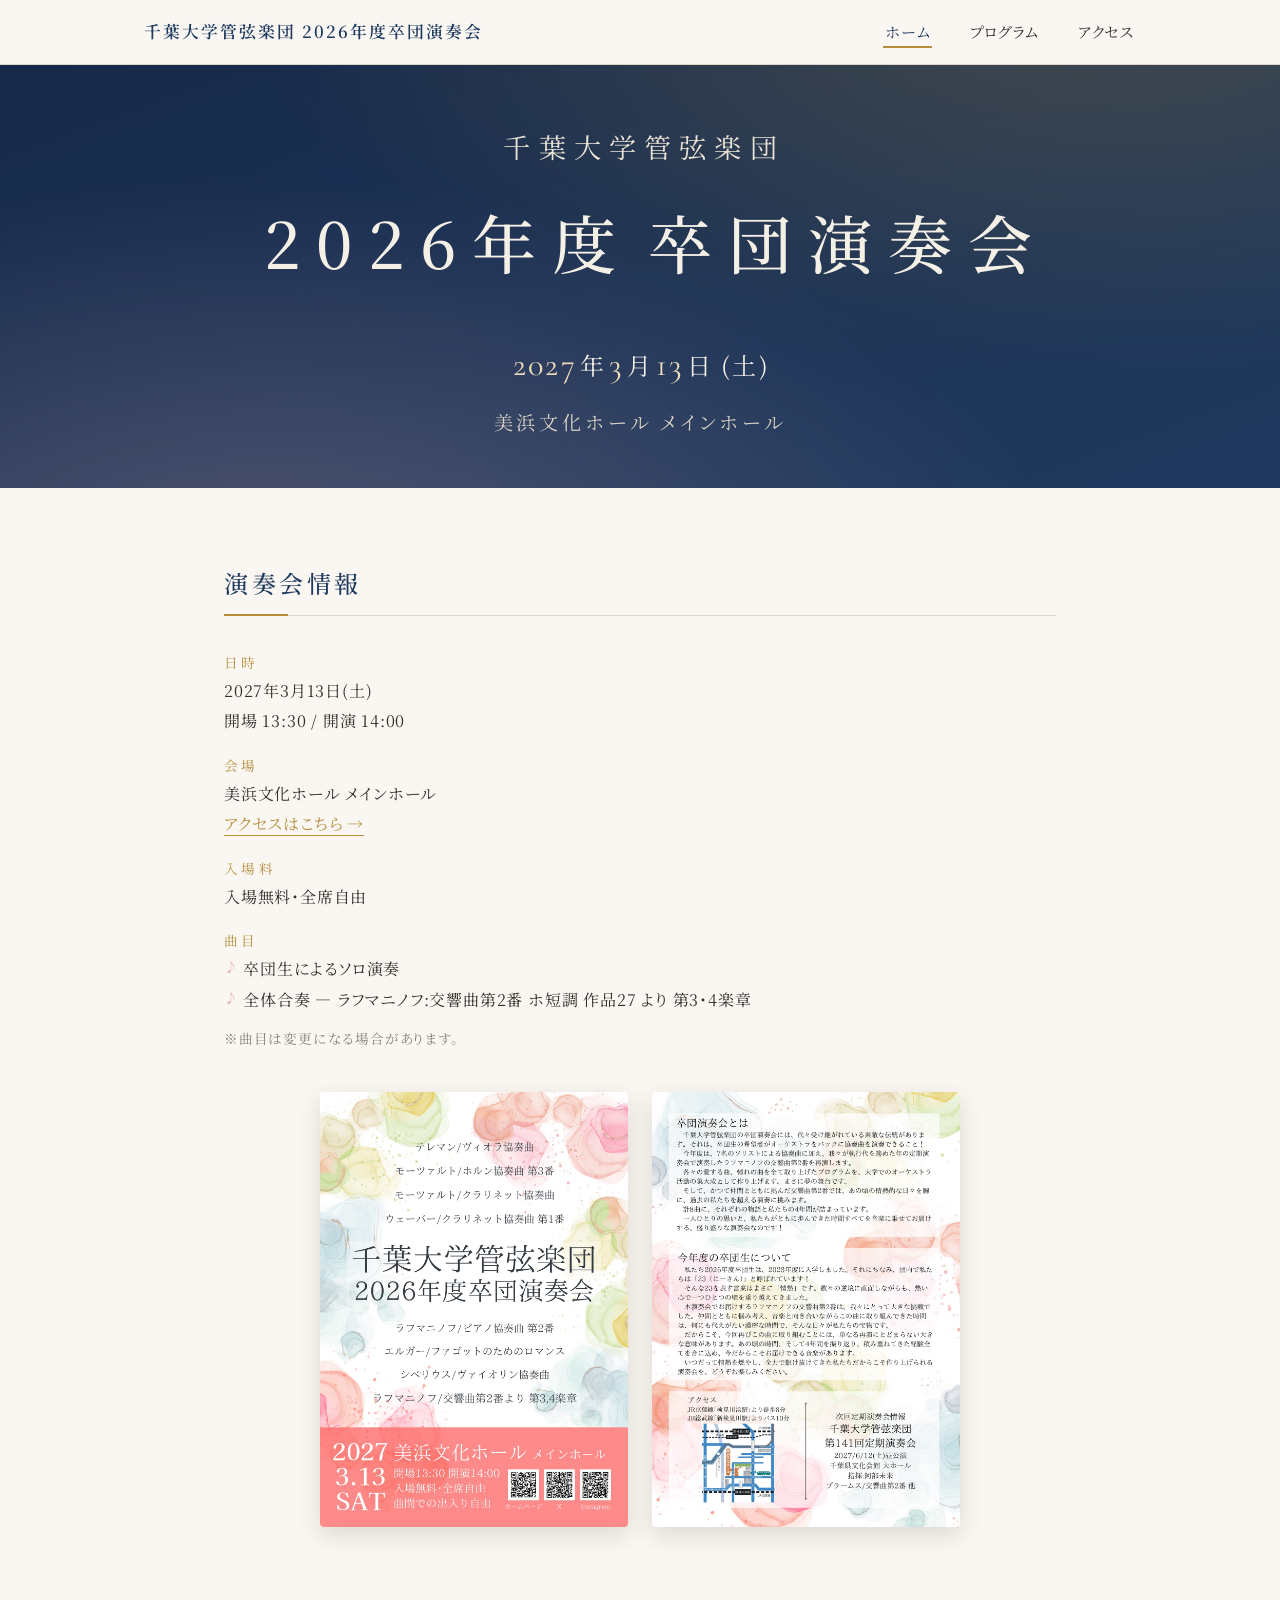
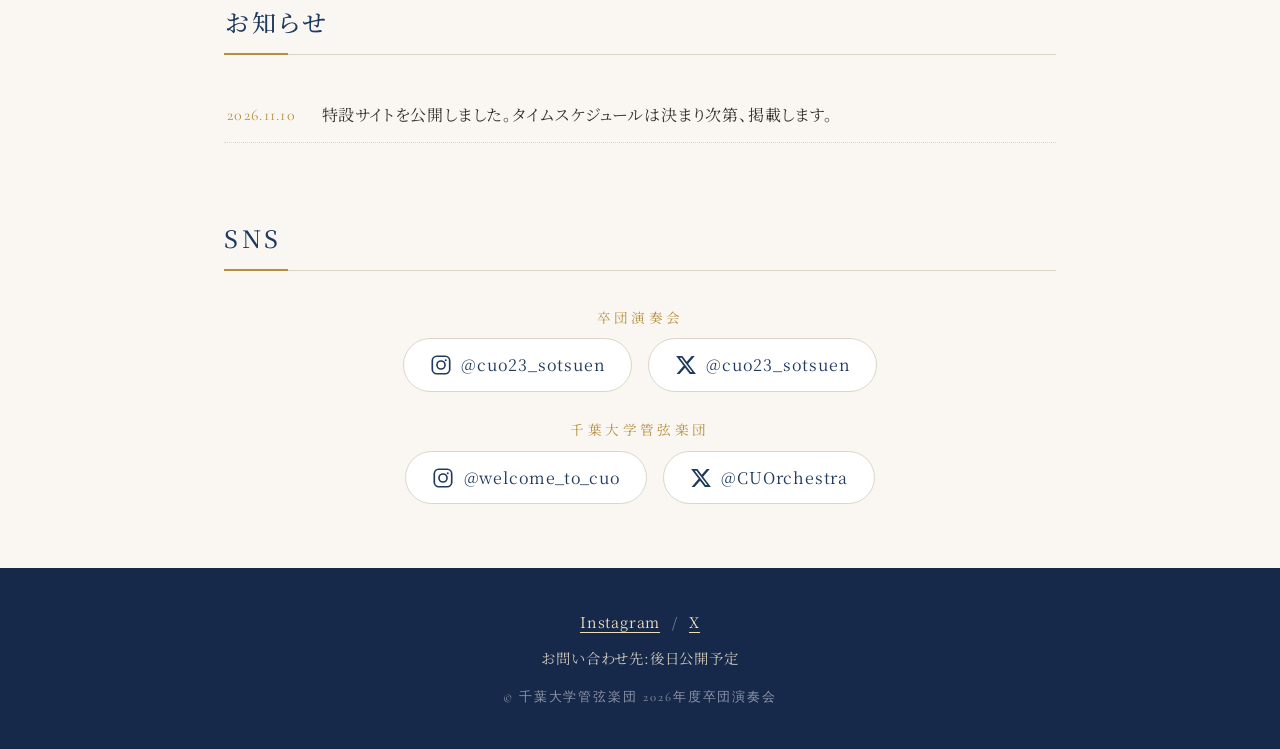
<file: index.html>
<!DOCTYPE html>
<html lang="ja">
<head>
	<meta charset="utf-8">
	<meta name="viewport" content="width=device-width, initial-scale=1">
	<title>千葉大学管弦楽団 2026年度卒団演奏会|2027年3月13日 美浜文化ホール</title>
	<meta name="description" content="千葉大学管弦楽団2026年度卒団演奏会 — 2027年3月13日(土) 美浜文化ホールにて開催。卒団生によるソロステージとラフマニノフ交響曲第2番をお届けします。">
	<link rel="icon" href="data:image/svg+xml,<svg xmlns='http://www.w3.org/2000/svg' viewBox='0 0 100 100'><text y='.9em' font-size='90'>🎻</text></svg>">
	<link rel="preconnect" href="https://fonts.googleapis.com">
	<link rel="preconnect" href="https://fonts.gstatic.com" crossorigin>
	<link href="https://fonts.googleapis.com/css2?family=Noto+Serif+JP:wght@400;500;600&family=Cormorant+Garamond:ital,wght@0,500;0,600;1,500&display=swap" rel="stylesheet">
	<link rel="stylesheet" href="css/style.css">
</head>
<body>

	<!-- ===== スマホ用メニュー ===== -->
	<div class="sp-menu">
		<input type="checkbox" id="navtgl">
		<label for="navtgl" class="menu-open"><span></span></label>
		<label for="navtgl" class="menu-close"></label>
		<nav class="menu">
			<ul>
				<li><a href="index.html">ホーム</a></li>
				<li><a href="program.html">プログラム</a></li>
				<li><a href="access.html">アクセス</a></li>
			</ul>
		</nav>
	</div>

	<!-- ===== PC用メニュー ===== -->
	<header class="site-header">
		<div class="header-inner">
			<a href="index.html" class="site-title">千葉大学管弦楽団 2026年度卒団演奏会</a>
			<nav>
				<ul class="navbar">
					<li><a href="index.html" class="current">ホーム</a></li>
					<li><a href="program.html">プログラム</a></li>
					<li><a href="access.html">アクセス</a></li>
				</ul>
			</nav>
		</div>
	</header>

	<!-- ===== メインビジュアル ===== -->
	<div class="hero">
		<p class="hero-org">千葉大学管弦楽団</p>
		<h1 class="hero-title"><span>2026年度</span><span>卒団演奏会</span></h1>
		<p class="hero-date"><span class="num">2027</span>年<span class="num">3</span>月<span class="num">13</span>日<span class="dow">(土)</span></p>
		<p class="hero-place">美浜文化ホール メインホール</p>
	</div>

	<main>

		<!-- ===== 演奏会情報 ===== -->
		<section class="section">
			<h2 class="headline">演奏会情報</h2>

			<div class="concert-grid">
				<div class="concert-info">
					<!-- ▼▼▼ ここから演奏会情報の編集部分 ▼▼▼ -->
					<dl class="info-list">
						<dt>日時</dt>
						<dd>2027年3月13日(土)<br>
							開場 13:30 / 開演 14:00</dd>
						<dt>会場</dt>
						<dd>美浜文化ホール メインホール<br>
							<a href="access.html" class="text-link">アクセスはこちら →</a></dd>
						<dt>入場料</dt>
						<dd>入場無料・全席自由</dd>
						<dt>曲目</dt>
						<dd>
							<ul class="program-list">
								<li>卒団生によるソロ演奏</li>
								<li>全体合奏 — ラフマニノフ:交響曲第2番 ホ短調 作品27 より 第3・4楽章</li>
							</ul>
							<p class="note">※曲目は変更になる場合があります。</p>
						</dd>
					</dl>
					<!-- ▲▲▲ ここまで演奏会情報の編集部分 ▲▲▲ -->
				</div>

				<div class="poster">
					<!-- ▼▼▼ ポスター:差し替えるときは img/poster.jpg を上書き(クリックで拡大表示) ▼▼▼ -->
					<a href="img/poster.jpg" target="_blank" rel="noopener">
						<img src="img/poster.jpg" alt="千葉大学管弦楽団 2026年度卒団演奏会 ポスター" width="1200" height="1697">
					</a>
					<a href="img/poster-back.jpg" target="_blank" rel="noopener">
						<img src="img/poster-back.jpg" alt="千葉大学管弦楽団 2026年度卒団演奏会 チラシ裏面(卒団演奏会の紹介・アクセス・次回定期演奏会情報)" width="1200" height="1697" loading="lazy">
					</a>
					<!-- ▲▲▲ ここまでポスター ▲▲▲ -->
				</div>
			</div>
		</section>

		<!-- ===== お知らせ ===== -->
		<section class="section">
			<h2 class="headline">お知らせ</h2>
			<!-- ▼▼▼ 新しいお知らせを一番上に追加していく ▼▼▼ -->
			<ul class="update-list">
				<li>
					<time datetime="2026-11-10">2026.11.10</time>
					<p>特設サイトを公開しました。タイムスケジュールは決まり次第、掲載します。</p>
				</li>
			</ul>
			<!-- ▲▲▲ ここまでお知らせ ▲▲▲ -->
		</section>

		<!-- ===== SNS ===== -->
		<section class="section">
			<h2 class="headline">SNS</h2>
			<!-- ▼▼▼ ここからSNSの編集部分 ▼▼▼ -->
			<div class="sns-group">
				<p class="sns-group-label">卒団演奏会</p>
				<div class="sns-buttons">
					<a href="https://www.instagram.com/cuo23_sotsuen/" target="_blank" rel="noopener" class="sns-btn">
						<img src="img/icon-instagram.svg" alt="Instagram">
						<span>@cuo23_sotsuen</span>
					</a>
					<a href="https://x.com/cuo23_sotsuen" target="_blank" rel="noopener" class="sns-btn">
						<img src="img/icon-x.svg" alt="X">
						<span>@cuo23_sotsuen</span>
					</a>
				</div>
			</div>
			<div class="sns-group">
				<p class="sns-group-label">千葉大学管弦楽団</p>
				<div class="sns-buttons">
					<a href="https://www.instagram.com/welcome_to_cuo/" target="_blank" rel="noopener" class="sns-btn">
						<img src="img/icon-instagram.svg" alt="Instagram">
						<span>@welcome_to_cuo</span>
					</a>
					<a href="https://x.com/CUOrchestra" target="_blank" rel="noopener" class="sns-btn">
						<img src="img/icon-x.svg" alt="X">
						<span>@CUOrchestra</span>
					</a>
				</div>
			</div>
			<!-- ▲▲▲ ここまでSNSの編集部分 ▲▲▲ -->
		</section>

	</main>

	<footer class="site-footer">
		<!-- ▼▼▼ 連絡先を入れてください ▼▼▼ -->
		<p class="footer-sns">
			<a href="https://www.instagram.com/cuo23_sotsuen/" target="_blank" rel="noopener" class="text-link">Instagram</a><span class="sep">/</span><a href="https://x.com/cuo23_sotsuen" target="_blank" rel="noopener" class="text-link">X</a>
		</p>
		<p class="footer-contact">お問い合わせ先:後日公開予定</p>
		<p class="copyright">&copy; 千葉大学管弦楽団 2026年度卒団演奏会</p>
		<!-- ▲▲▲ ここまでフッター ▲▲▲ -->
	</footer>

</body>
</html>
</file>
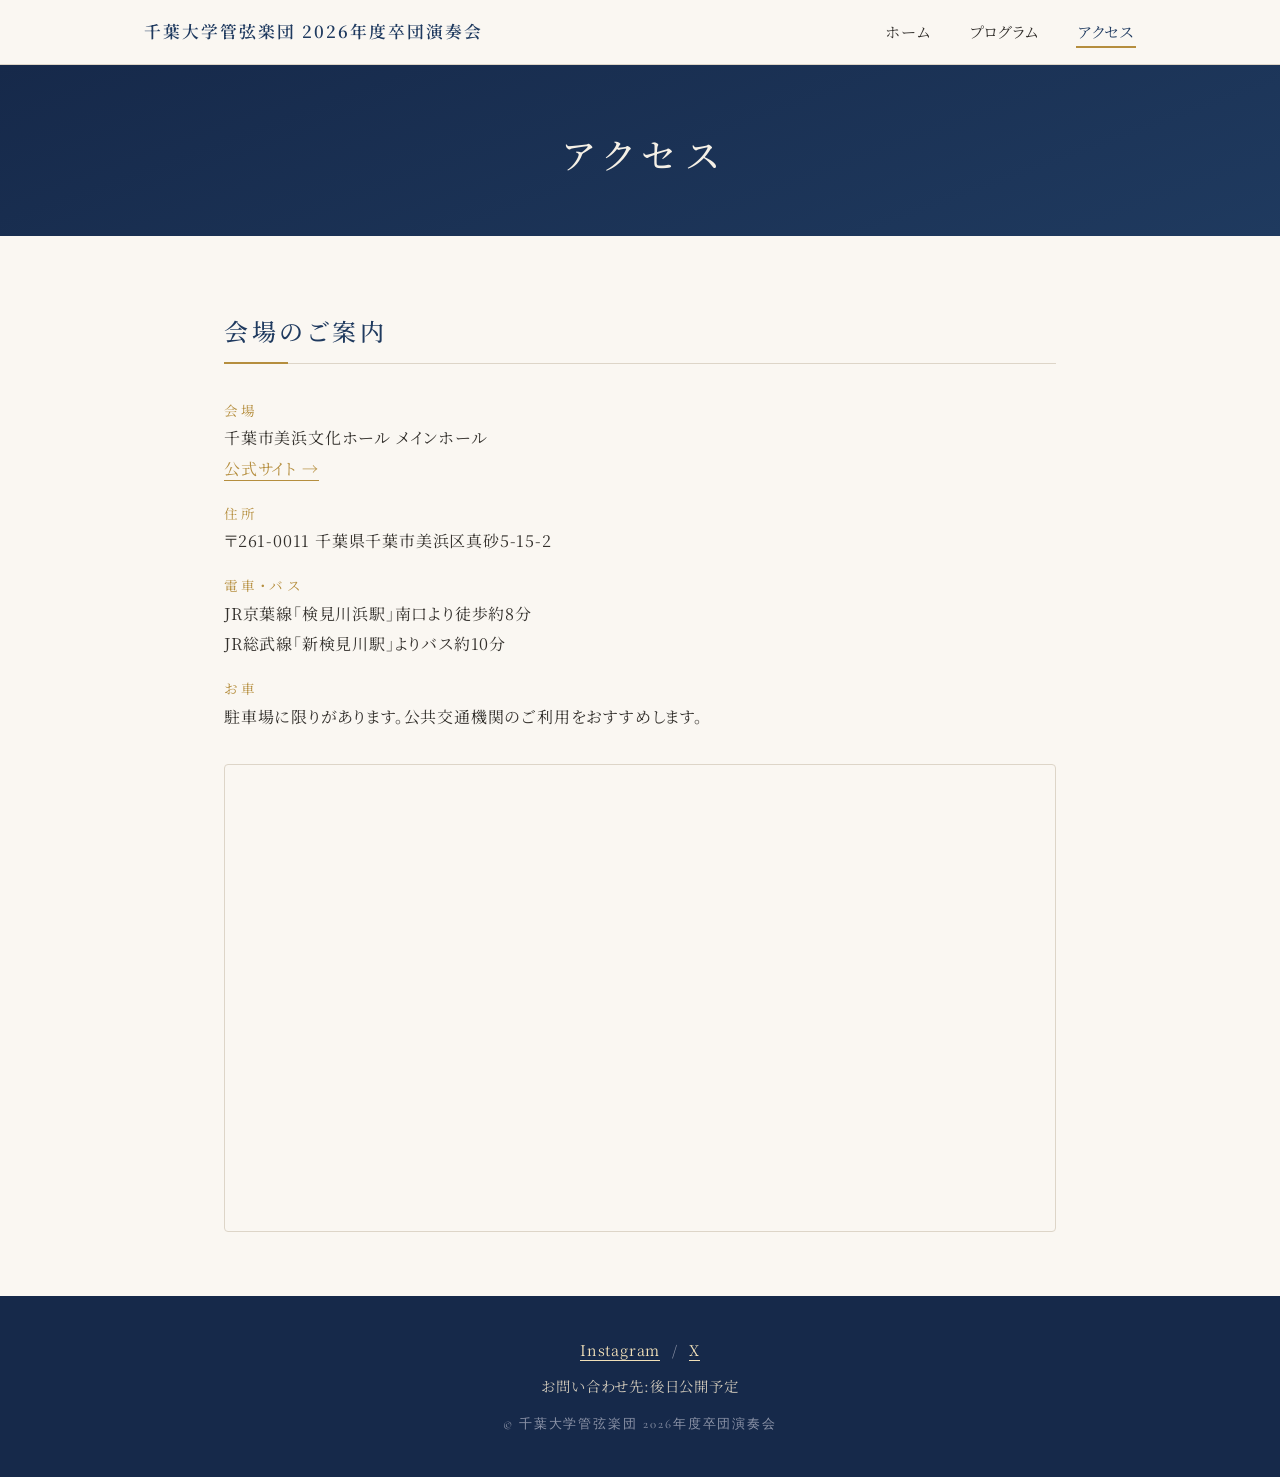
<file: access.html>
<!DOCTYPE html>
<html lang="ja">
<head>
	<meta charset="utf-8">
	<meta name="viewport" content="width=device-width, initial-scale=1">
	<title>アクセス | 千葉大学管弦楽団 2026年度卒団演奏会</title>
	<meta name="description" content="千葉大学管弦楽団2026年度卒団演奏会の会場、美浜文化ホールへのアクセスのご案内。">
	<link rel="icon" href="data:image/svg+xml,<svg xmlns='http://www.w3.org/2000/svg' viewBox='0 0 100 100'><text y='.9em' font-size='90'>🎻</text></svg>">
	<link rel="preconnect" href="https://fonts.googleapis.com">
	<link rel="preconnect" href="https://fonts.gstatic.com" crossorigin>
	<link href="https://fonts.googleapis.com/css2?family=Noto+Serif+JP:wght@400;500;600&family=Cormorant+Garamond:ital,wght@0,500;0,600;1,500&display=swap" rel="stylesheet">
	<link rel="stylesheet" href="css/style.css">
</head>
<body>

	<!-- ===== スマホ用メニュー ===== -->
	<div class="sp-menu">
		<input type="checkbox" id="navtgl">
		<label for="navtgl" class="menu-open"><span></span></label>
		<label for="navtgl" class="menu-close"></label>
		<nav class="menu">
			<ul>
				<li><a href="index.html">ホーム</a></li>
				<li><a href="program.html">プログラム</a></li>
				<li><a href="access.html">アクセス</a></li>
			</ul>
		</nav>
	</div>

	<!-- ===== PC用メニュー ===== -->
	<header class="site-header">
		<div class="header-inner">
			<a href="index.html" class="site-title">千葉大学管弦楽団 2026年度卒団演奏会</a>
			<nav>
				<ul class="navbar">
					<li><a href="index.html">ホーム</a></li>
					<li><a href="program.html">プログラム</a></li>
					<li><a href="access.html" class="current">アクセス</a></li>
				</ul>
			</nav>
		</div>
	</header>

	<div class="page-hero">
		<h1 class="page-title">アクセス</h1>
	</div>

	<main>

		<section class="section">
			<h2 class="headline">会場のご案内</h2>

			<!-- ▼▼▼ 会場情報:公式サイトの最新情報で確認してください ▼▼▼ -->
			<dl class="info-list">
				<dt>会場</dt>
				<dd>千葉市美浜文化ホール メインホール<br>
					<a href="https://www.chiba-shinkoh.jp/m-hall/" target="_blank" rel="noopener" class="text-link">公式サイト →</a></dd>
				<dt>住所</dt>
				<dd>〒261-0011 千葉県千葉市美浜区真砂5-15-2</dd>
				<dt>電車・バス</dt>
				<dd>JR京葉線「検見川浜駅」南口より徒歩約8分<br>
					JR総武線「新検見川駅」よりバス約10分</dd>
				<dt>お車</dt>
				<dd>駐車場に限りがあります。公共交通機関のご利用をおすすめします。</dd>
			</dl>
			<!-- ▲▲▲ ここまで会場情報 ▲▲▲ -->

			<div class="map-container">
				<iframe
					src="https://maps.google.com/maps?q=%E5%8D%83%E8%91%89%E5%B8%82%E7%BE%8E%E6%B5%9C%E6%96%87%E5%8C%96%E3%83%9B%E3%83%BC%E3%83%AB&z=16&output=embed"
					title="美浜文化ホールの地図"
					loading="lazy"
					referrerpolicy="no-referrer-when-downgrade"
					allowfullscreen>
				</iframe>
			</div>
		</section>

	</main>

	<footer class="site-footer">
		<p class="footer-sns">
			<a href="https://www.instagram.com/cuo23_sotsuen/" target="_blank" rel="noopener" class="text-link">Instagram</a><span class="sep">/</span><a href="https://x.com/cuo23_sotsuen" target="_blank" rel="noopener" class="text-link">X</a>
		</p>
		<p class="footer-contact">お問い合わせ先:後日公開予定</p>
		<p class="copyright">&copy; 千葉大学管弦楽団 2026年度卒団演奏会</p>
	</footer>

</body>
</html>
</file>
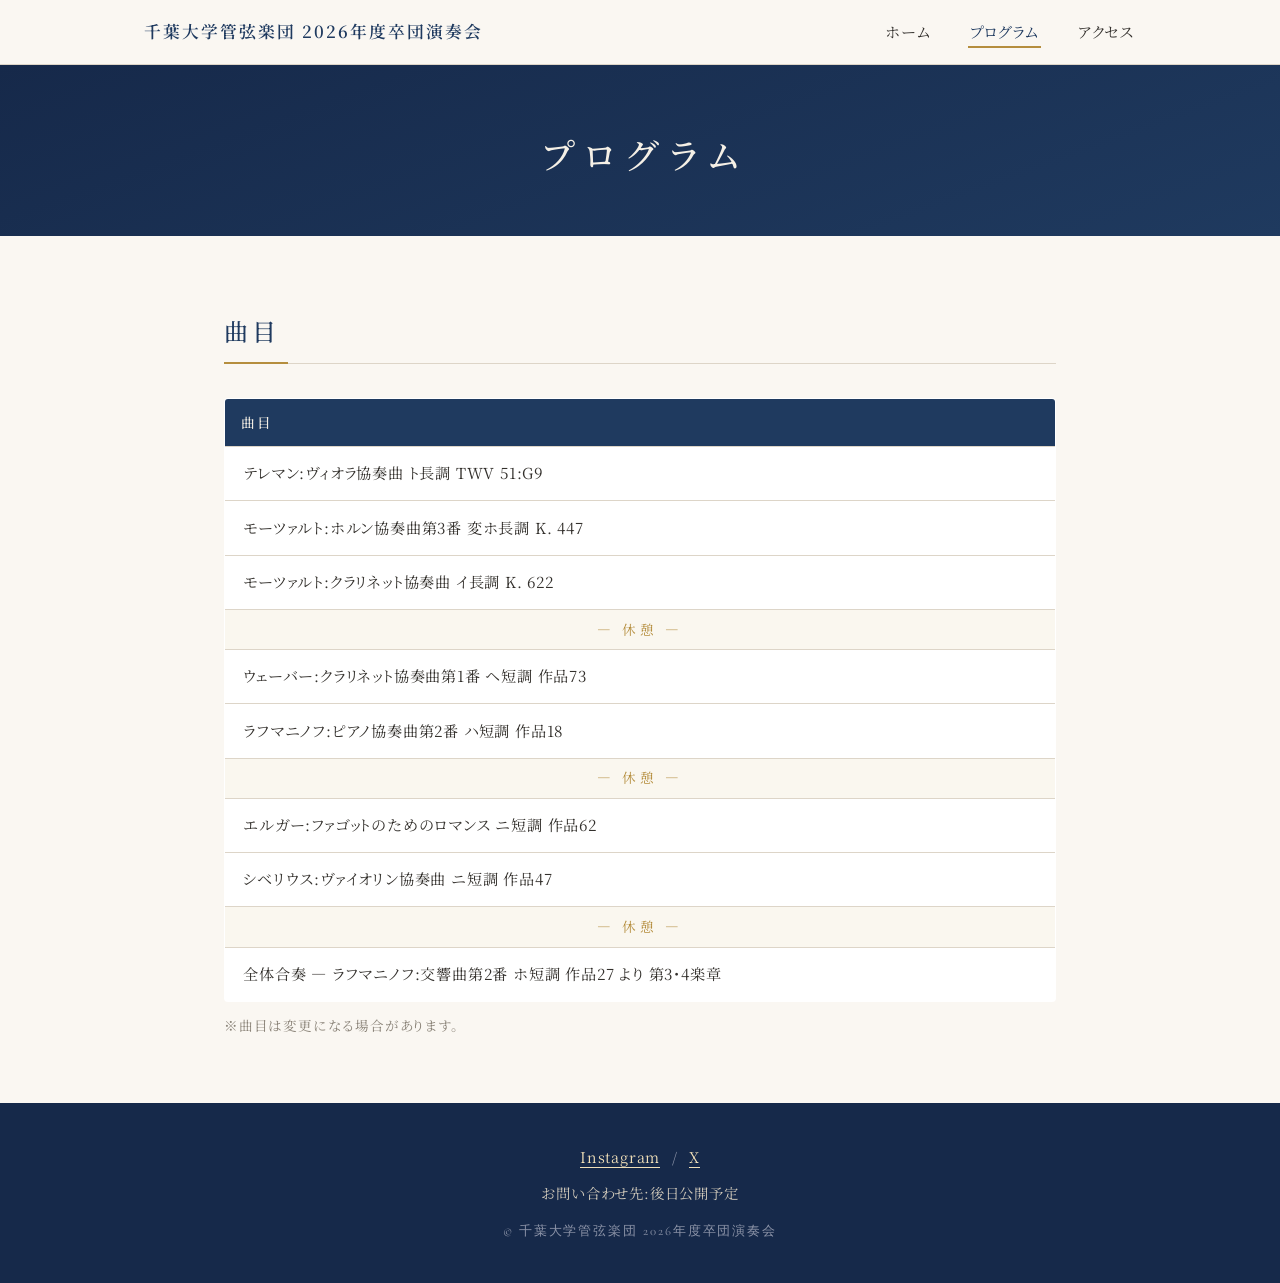
<file: program.html>
<!DOCTYPE html>
<html lang="ja">
<head>
	<meta charset="utf-8">
	<meta name="viewport" content="width=device-width, initial-scale=1">
	<title>プログラム | 千葉大学管弦楽団 2026年度卒団演奏会</title>
	<meta name="description" content="千葉大学管弦楽団2026年度卒団演奏会のプログラム。卒団生によるソロ演奏と、全体合奏によるラフマニノフ交響曲第2番より第3・4楽章をお届けします。">
	<link rel="icon" href="data:image/svg+xml,<svg xmlns='http://www.w3.org/2000/svg' viewBox='0 0 100 100'><text y='.9em' font-size='90'>🎻</text></svg>">
	<link rel="preconnect" href="https://fonts.googleapis.com">
	<link rel="preconnect" href="https://fonts.gstatic.com" crossorigin>
	<link href="https://fonts.googleapis.com/css2?family=Noto+Serif+JP:wght@400;500;600&family=Cormorant+Garamond:ital,wght@0,500;0,600;1,500&display=swap" rel="stylesheet">
	<link rel="stylesheet" href="css/style.css">
</head>
<body>

	<!-- ===== スマホ用メニュー ===== -->
	<div class="sp-menu">
		<input type="checkbox" id="navtgl">
		<label for="navtgl" class="menu-open"><span></span></label>
		<label for="navtgl" class="menu-close"></label>
		<nav class="menu">
			<ul>
				<li><a href="index.html">ホーム</a></li>
				<li><a href="program.html">プログラム</a></li>
				<li><a href="access.html">アクセス</a></li>
			</ul>
		</nav>
	</div>

	<!-- ===== PC用メニュー ===== -->
	<header class="site-header">
		<div class="header-inner">
			<a href="index.html" class="site-title">千葉大学管弦楽団 2026年度卒団演奏会</a>
			<nav>
				<ul class="navbar">
					<li><a href="index.html">ホーム</a></li>
					<li><a href="program.html" class="current">プログラム</a></li>
					<li><a href="access.html">アクセス</a></li>
				</ul>
			</nav>
		</div>
	</header>

	<div class="page-hero">
		<h1 class="page-title">プログラム</h1>
	</div>

	<main>

		<!-- ===== プログラム ===== -->
		<section class="section">
			<h2 class="headline">曲目</h2>
			<!-- ▼▼▼ ここから曲目の編集部分:出演者が決まったら行を追加していく ▼▼▼ -->
			<table class="solo-table">
				<thead>
					<tr><th>曲目</th></tr>
				</thead>
				<tbody>
					<tr><td>テレマン:ヴィオラ協奏曲 ト長調 TWV 51:G9</td></tr>
					<tr><td>モーツァルト:ホルン協奏曲第3番 変ホ長調 K. 447</td></tr>
					<tr><td>モーツァルト:クラリネット協奏曲 イ長調 K. 622</td></tr>
					<tr class="break"><td>― 休憩 ―</td></tr>
					<tr><td>ウェーバー:クラリネット協奏曲第1番 ヘ短調 作品73</td></tr>
					<tr><td>ラフマニノフ:ピアノ協奏曲第2番 ハ短調 作品18</td></tr>
					<tr class="break"><td>― 休憩 ―</td></tr>
					<tr><td>エルガー:ファゴットのためのロマンス ニ短調 作品62</td></tr>
					<tr><td>シベリウス:ヴァイオリン協奏曲 ニ短調 作品47</td></tr>
					<tr class="break"><td>― 休憩 ―</td></tr>
					<tr><td>全体合奏 — ラフマニノフ:交響曲第2番 ホ短調 作品27 より 第3・4楽章</td></tr>
				</tbody>
			</table>
			<p class="note">※曲目は変更になる場合があります。</p>
			<!-- ▲▲▲ ここまで曲目 ▲▲▲ -->
		</section>

	</main>

	<footer class="site-footer">
		<p class="footer-sns">
			<a href="https://www.instagram.com/cuo23_sotsuen/" target="_blank" rel="noopener" class="text-link">Instagram</a><span class="sep">/</span><a href="https://x.com/cuo23_sotsuen" target="_blank" rel="noopener" class="text-link">X</a>
		</p>
		<p class="footer-contact">お問い合わせ先:後日公開予定</p>
		<p class="copyright">&copy; 千葉大学管弦楽団 2026年度卒団演奏会</p>
	</footer>

</body>
</html>
</file>
<file: css/style.css>
/* =========================================================
   卒業演奏会 2027 サイト共通スタイル
   配色を変えたいときは下の :root の色コードを書き換えるだけでOK
   ========================================================= */
:root {
	--bg: #faf7f2;          /* ページ背景(生成り) */
	--ink: #33302c;         /* 基本の文字色 */
	--navy: #1f3a5f;        /* メインカラー(紺) */
	--navy-deep: #16294a;   /* 濃い紺(ヒーロー背景) */
	--gold: #b58e3e;        /* アクセント(金) */
	--sakura: #e8b4bc;      /* さしいろ(桜) */
	--line: #ddd5c8;        /* 罫線 */
	--serif: "Noto Serif JP", "Hiragino Mincho ProN", "Yu Mincho", serif;
	--latin: "Cormorant Garamond", Georgia, serif;
}

* { margin: 0; padding: 0; box-sizing: border-box; }

html { scroll-behavior: smooth; }

body {
	font-family: var(--serif);
	background: var(--bg);
	color: var(--ink);
	line-height: 1.9;
	letter-spacing: 0.05em;
	font-feature-settings: "palt";
}

img { max-width: 100%; height: auto; display: block; }
ul { list-style: none; }
a { color: var(--navy); }

small { font-size: 0.75em; color: #8a8378; }

.text-link {
	color: var(--gold);
	text-decoration: none;
	border-bottom: 1px solid currentColor;
	transition: opacity 0.2s;
}
.text-link:hover { opacity: 0.6; }

.note { font-size: 0.85rem; color: #8a8378; margin-top: 0.8em; }

/* =========================
   ヘッダー(PC)
   ========================= */
.site-header {
	position: sticky;
	top: 0;
	z-index: 100;
	background: rgba(250, 247, 242, 0.92);
	backdrop-filter: blur(8px);
	border-bottom: 1px solid var(--line);
}

.header-inner {
	max-width: 1040px;
	margin: 0 auto;
	padding: 0 24px;
	display: flex;
	align-items: center;
	justify-content: space-between;
	height: 64px;
}

.site-title {
	font-size: 1.05rem;
	font-weight: 600;
	text-decoration: none;
	color: var(--navy);
	letter-spacing: 0.12em;
}

.navbar {
	display: flex;
	gap: 2.2em;
}

.navbar a {
	text-decoration: none;
	font-size: 0.95rem;
	color: var(--ink);
	padding: 4px 2px;
	border-bottom: 2px solid transparent;
	transition: color 0.2s, border-color 0.2s;
}

.navbar a:hover,
.navbar a.current {
	color: var(--navy);
	border-bottom-color: var(--gold);
}

/* =========================
   スマホ用メニュー
   ========================= */
.sp-menu { display: none; }

/* =========================
   メインビジュアル
   ========================= */
.hero {
	background:
		radial-gradient(ellipse at 20% 120%, rgba(232, 180, 188, 0.25), transparent 55%),
		radial-gradient(ellipse at 85% -20%, rgba(181, 142, 62, 0.28), transparent 55%),
		linear-gradient(160deg, var(--navy-deep), var(--navy));
	color: #f5f0e6;
	text-align: center;
	padding: 56px 24px 48px;
}

.hero-org {
	font-size: clamp(1.25rem, 3.6vw, 1.7rem);
	letter-spacing: 0.3em;
	text-indent: 0.3em;
	color: #e9e3d5;
	margin-bottom: 0.3em;
}

.hero-title {
	font-size: clamp(2.4rem, 7vw, 4rem);
	font-weight: 500;
	letter-spacing: 0.25em;
	text-indent: 0.25em; /* 中央揃えのバランス調整 */
	margin-bottom: 0.5em;
}

/* 「2026年度」「卒団演奏会」のかたまり単位でだけ折り返す */
.hero-title span { display: inline-block; }

.hero-date {
	font-size: clamp(1.1rem, 3vw, 1.5rem);
	letter-spacing: 0.1em;
}

.hero-date .num {
	font-family: var(--latin);
	font-size: 1.35em;
	color: #f0dfb8;
	padding: 0 0.08em;
}

.hero-date .dow { margin-left: 0.3em; }

.hero-place {
	margin-top: 0.4em;
	font-size: clamp(1rem, 2.5vw, 1.2rem);
	letter-spacing: 0.2em;
	color: #d8d2c4;
}

/* 下層ページの小さいヒーロー */
.page-hero {
	background: linear-gradient(160deg, var(--navy-deep), var(--navy));
	color: #f5f0e6;
	text-align: center;
	padding: 56px 24px 48px;
}

.page-title {
	font-size: clamp(1.6rem, 4vw, 2.2rem);
	font-weight: 500;
	letter-spacing: 0.3em;
	text-indent: 0.3em;
}

/* =========================
   セクション共通
   ========================= */
main {
	max-width: 880px;
	margin: 0 auto;
	padding: 24px 24px 64px;
}

.section { margin-top: 72px; }
.section:first-child { margin-top: 48px; }

.headline {
	font-size: 1.5rem;
	font-weight: 500;
	letter-spacing: 0.15em;
	color: var(--navy);
	padding-bottom: 0.4em;
	border-bottom: 1px solid var(--line);
	position: relative;
	margin-bottom: 1.4em;
}

.headline::after {
	content: "";
	position: absolute;
	left: 0;
	bottom: -1px;
	width: 64px;
	height: 2px;
	background: var(--gold);
}

.lead { margin-bottom: 1.4em; }

/* =========================
   演奏会情報
   ========================= */
.concert-grid {
	display: grid;
	grid-template-columns: 1fr;
	gap: 40px;
	align-items: start;
}

.info-list dt {
	font-size: 0.85rem;
	letter-spacing: 0.25em;
	color: var(--gold);
	margin-top: 1.2em;
}

.info-list dt:first-child { margin-top: 0; }

.info-list dd { margin-left: 0; }

.program-list li {
	padding-left: 1.2em;
	position: relative;
}

.program-list li::before {
	content: "♪";
	position: absolute;
	left: 0;
	color: var(--sakura);
	font-size: 0.85em;
}

.poster-placeholder {
	aspect-ratio: 1 / 1.414; /* A判ポスター比率 */
	border: 1px dashed var(--line);
	background: #f3eee5;
	display: grid;
	place-items: center;
	text-align: center;
	color: #a89f8f;
	letter-spacing: 0.3em;
	text-indent: 0.3em;
	border-radius: 4px;
}

/* ポスター表・裏を横並びに表示 */
.poster {
	display: grid;
	grid-template-columns: 1fr 1fr;
	gap: 24px;
	max-width: 640px;
	margin: 0 auto;
}

.poster a { display: block; }

.poster img {
	border-radius: 4px;
	box-shadow: 0 8px 24px rgba(51, 48, 44, 0.15);
}

/* =========================
   お知らせ
   ========================= */
.update-list li {
	display: flex;
	gap: 1.6em;
	padding: 0.7em 0.2em;
	border-bottom: 1px dotted var(--line);
}

.update-list time {
	font-family: var(--latin);
	color: var(--gold);
	white-space: nowrap;
	letter-spacing: 0.08em;
}

.update-list p { margin: 0; }

/* =========================
   プログラムページ
   ========================= */
.solo-table {
	width: 100%;
	border-collapse: collapse;
	background: #fff;
	border: 1px solid var(--line);
	border-radius: 4px;
	overflow: hidden;
	font-size: 0.95rem;
}

.solo-table th,
.solo-table td {
	padding: 0.8em 1.2em;
	text-align: left;
	border-bottom: 1px solid var(--line);
}

.solo-table th {
	background: var(--navy);
	color: #f5f0e6;
	font-weight: 500;
	letter-spacing: 0.15em;
	font-size: 0.85rem;
}

.solo-table tr:last-child td { border-bottom: none; }

.solo-table tr.break td {
	text-align: center;
	background: #faf7ef;
	color: var(--gold);
	font-size: 0.85rem;
	letter-spacing: 0.3em;
	padding: 0.5em 1.2em;
}

.piece-card {
	background: #fff;
	border: 1px solid var(--line);
	border-radius: 4px;
	padding: 36px 32px;
	text-align: center;
}

.composer {
	font-size: 0.9rem;
	letter-spacing: 0.25em;
	color: var(--gold);
}

.piece-title {
	font-size: clamp(1.15rem, 3vw, 1.45rem);
	color: var(--navy);
	margin: 0.5em 0 0.8em;
	line-height: 1.7;
}

.piece-desc {
	max-width: 34em;
	margin: 0 auto;
	text-align: left;
	font-size: 0.95rem;
}

.conductor {
	margin-top: 1.2em;
	letter-spacing: 0.15em;
}

/* =========================
   SNS
   ========================= */
.sns-group + .sns-group { margin-top: 1.6em; }

.sns-group-label {
	text-align: center;
	font-size: 0.85rem;
	letter-spacing: 0.25em;
	color: var(--gold);
	margin-bottom: 0.6em;
}

.sns-buttons {
	display: flex;
	justify-content: center;
	flex-wrap: wrap;
	gap: 16px;
}

.sns-btn {
	display: inline-flex;
	align-items: center;
	gap: 0.6em;
	background: #fff;
	border: 1px solid var(--line);
	border-radius: 999px;
	padding: 0.65em 1.6em;
	text-decoration: none;
	color: var(--navy);
	letter-spacing: 0.05em;
	transition: border-color 0.2s, box-shadow 0.2s;
}

.sns-btn:hover {
	border-color: var(--gold);
	box-shadow: 0 4px 16px rgba(51, 48, 44, 0.1);
}

.sns-btn img {
	width: 22px;
	height: 22px;
}

/* =========================
   アクセスページ
   ========================= */
.map-container {
	margin-top: 32px;
	aspect-ratio: 16 / 9;
	border-radius: 4px;
	overflow: hidden;
	border: 1px solid var(--line);
}

.map-container iframe {
	width: 100%;
	height: 100%;
	border: 0;
}

/* =========================
   フッター
   ========================= */
.site-footer {
	background: var(--navy-deep);
	color: #cfc8ba;
	text-align: center;
	padding: 40px 24px;
	font-size: 0.9rem;
}

.site-footer .text-link { color: #f0dfb8; }

.footer-sns { margin-bottom: 0.6em; }
.footer-sns .sep { margin: 0 0.8em; color: #8d94a8; }

.copyright {
	margin-top: 1em;
	font-family: var(--latin);
	letter-spacing: 0.15em;
	font-size: 0.8rem;
	color: #8d94a8;
}

/* =========================================================
   スマホ対応(768px以下)
   ========================================================= */
@media (max-width: 768px) {

	.site-header { display: none; }

	.concert-grid {
		grid-template-columns: 1fr;
	}

	.poster { gap: 12px; }

	.update-list li { flex-direction: column; gap: 0; }

	.solo-table { font-size: 0.85rem; }
	.solo-table th, .solo-table td { padding: 0.7em 0.8em; }

	/* ---- ハンバーガーメニュー ---- */
	.sp-menu { display: block; }

	.sp-menu input { display: none; }

	.menu-open {
		position: fixed;
		top: 14px;
		right: 14px;
		z-index: 300;
		width: 48px;
		height: 48px;
		background: var(--navy);
		border-radius: 50%;
		cursor: pointer;
		box-shadow: 0 2px 10px rgba(0, 0, 0, 0.25);
	}

	.menu-open span,
	.menu-open span::before,
	.menu-open span::after {
		content: "";
		position: absolute;
		left: 13px;
		width: 22px;
		height: 2px;
		background: #f5f0e6;
		transition: 0.3s;
	}

	.menu-open span { top: 23px; }
	.menu-open span::before { left: 0; top: -7px; }
	.menu-open span::after { left: 0; top: 7px; }

	#navtgl:checked ~ .menu-open span { background: transparent; }
	#navtgl:checked ~ .menu-open span::before { top: 0; transform: rotate(45deg); }
	#navtgl:checked ~ .menu-open span::after { top: 0; transform: rotate(-45deg); }

	.menu-close {
		position: fixed;
		inset: 0;
		z-index: 200;
		background: rgba(22, 41, 74, 0.5);
		opacity: 0;
		pointer-events: none;
		transition: opacity 0.3s;
	}

	#navtgl:checked ~ .menu-close {
		opacity: 1;
		pointer-events: auto;
	}

	.menu {
		position: fixed;
		top: 0;
		right: 0;
		z-index: 250;
		width: min(72vw, 300px);
		height: 100dvh;
		background: var(--bg);
		padding: 88px 32px;
		transform: translateX(100%);
		transition: transform 0.3s;
	}

	#navtgl:checked ~ .menu { transform: translateX(0); }

	.menu a {
		display: block;
		padding: 0.9em 0;
		text-decoration: none;
		color: var(--ink);
		letter-spacing: 0.15em;
		border-bottom: 1px solid var(--line);
	}
}
</file>
